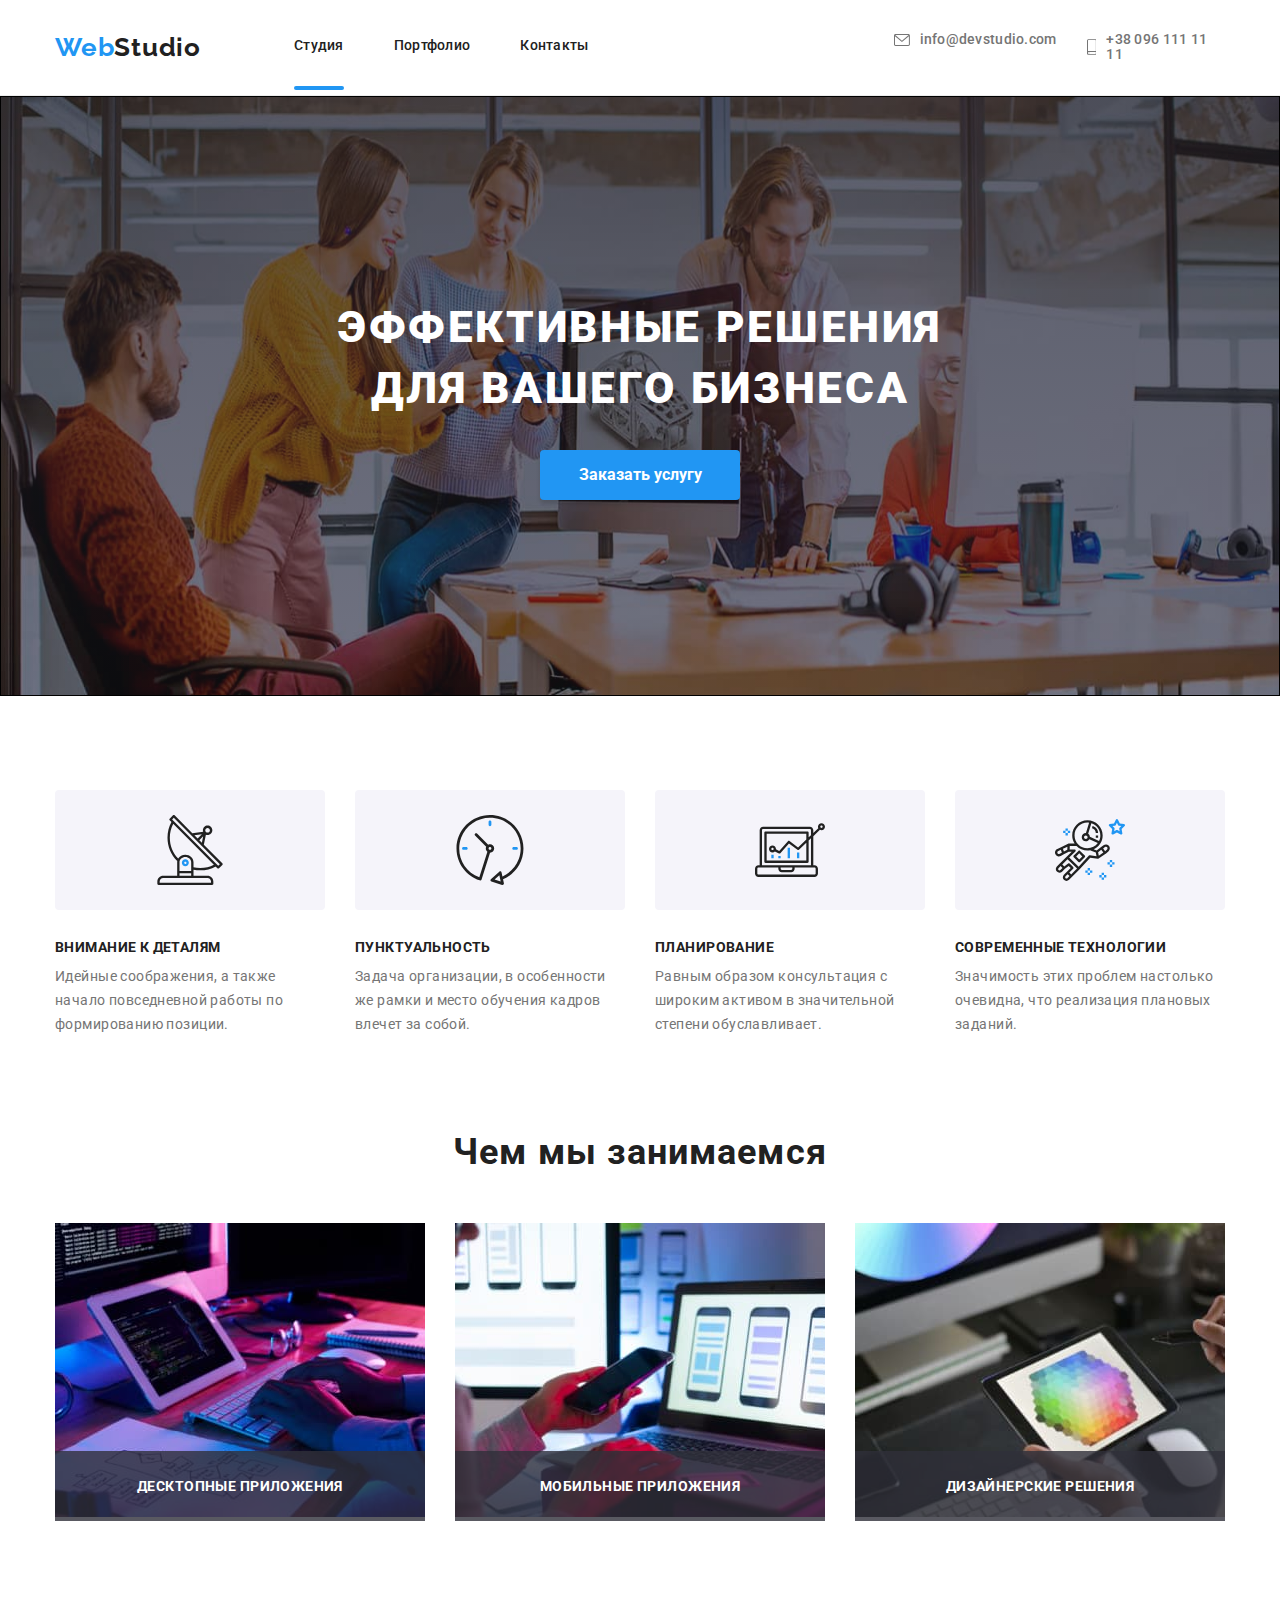
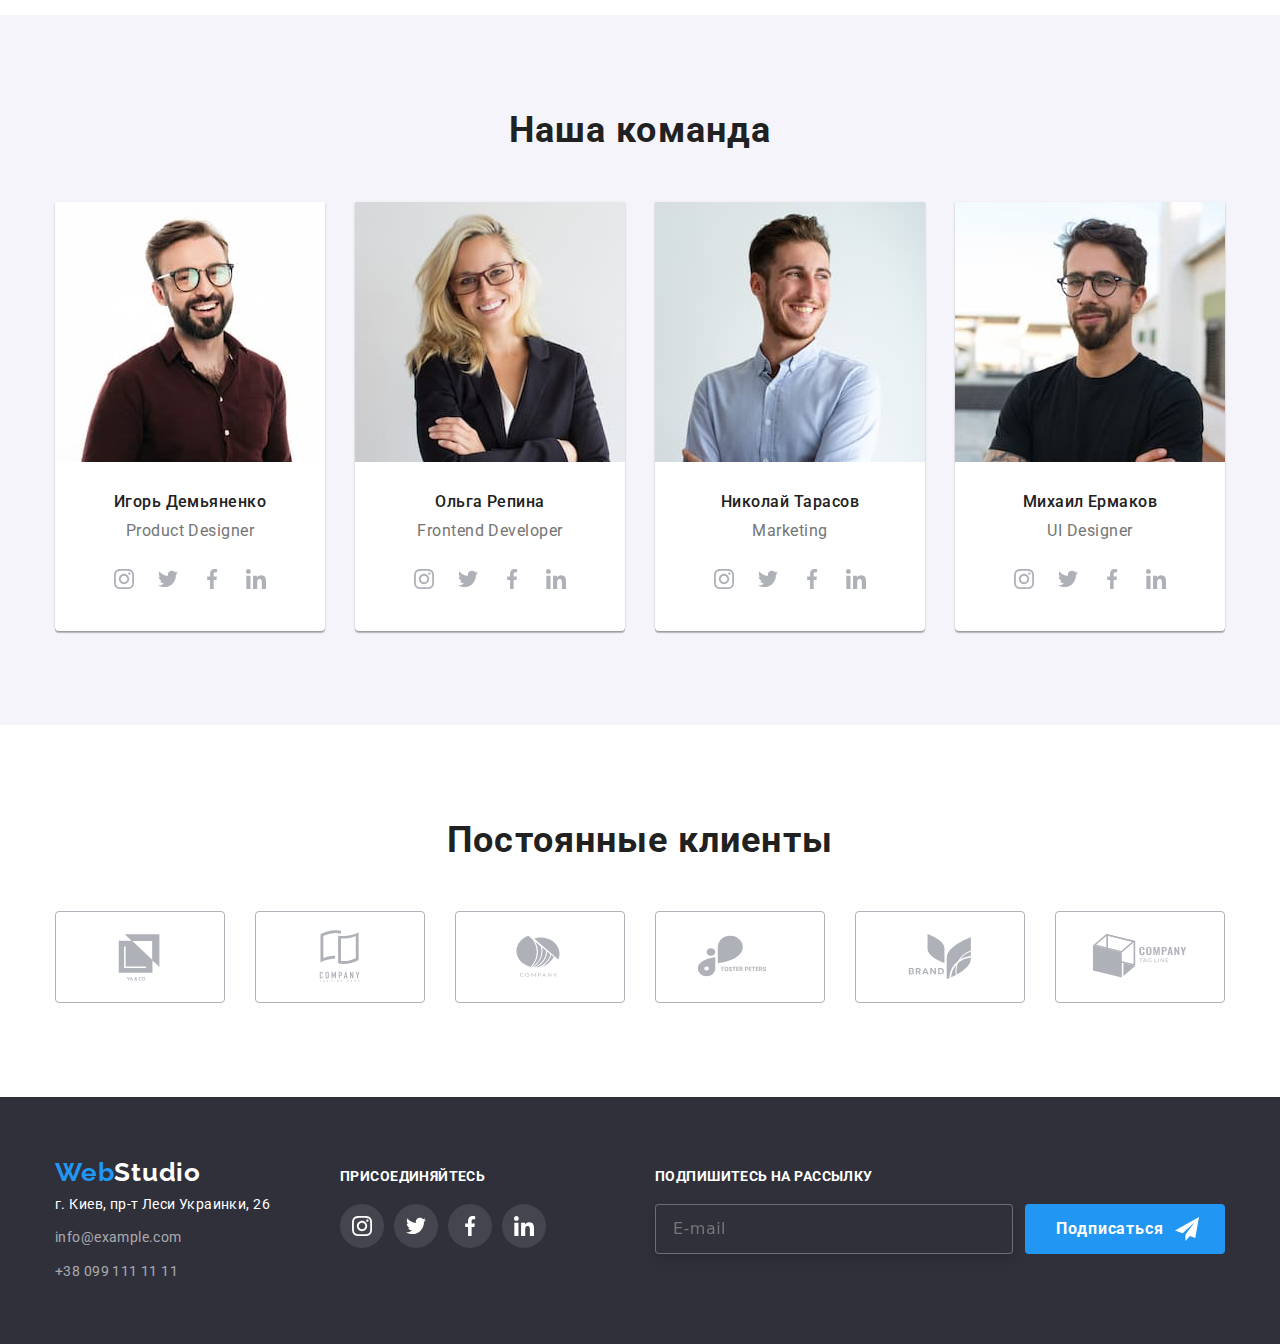
<file: index.html>
<!DOCTYPE html>
<!-- saved from url=(0045)https://dimaalko.github.io/goit-markup-hw-01/ -->
<html lang="en">
<head>
    <meta charset="UTF-8">    
    <meta http-equiv="X-UA-Compatible" content="IE=edge">
    <meta name="viewport" content="width=device-width, initial-scale=1.0">
    <link rel="stylesheet" href="./css/main.min.css">
    <link rel="preconnect" href="https://fonts.googleapis.com">
    <link rel="preconnect" href="https://fonts.gstatic.com" crossorigin>
    <link href="https://fonts.googleapis.com/css2?family=Roboto:wght@400;500;700;900&display=swap" rel="stylesheet">
    <link href="https://fonts.googleapis.com/css2?family=Oleo+Script&family=Raleway:wght@700&family=Roboto&display=swap" rel="stylesheet">
    <link rel="stylesheet" href="https://cdnjs.cloudflare.com/ajax/libs/modern-normalize/1.1.0/modern-normalize.min.css">
    <title>Document</title>
</head>
<body>

        <header class="hero-box">
            
            <div class="hero-box__main-div container">

                <nav class="navbar">
                    <a href="/" class="navbar__logo"><span class="navbar__logo-first">Web</span>Studio</a>  

                        <ul class="navbar__links list">
                            <li class="navbar__nav-item"><a href="./index.html" class="navbar__link studio">Студия</a></li>
                            <li class="navbar__nav-item"><a href="./portfolio.html" class="navbar__link">Портфолио</a></li>
                            <li class="navbar__nav-item"><a href="" class="navbar__link">Контакты</a></li>
                        </ul>
                </nav>  
                        <ul class="contact-bars list">
                            <li class="contact-bars__icon">
                                <a href="mailto:info@devstudio.com" class="contact-bars__envelope" aria-label="icon-envelope-mail">
                                    <svg class="ico-mails contact-bars__post">
                                        <use href="./images/sprite.svg#icon-envelope-mail"></use>
                                    </svg>
                                info@devstudio.com</a>
                            </li>
                            <li class="contact-bars__icon">
                                <a href="tel:+380961111111" class="contact-bars__envelope" aria-label="icon-smartphone">
                                    <svg class="ico-mails contact-bars__smartphone">
                                        <use href="./images/sprite.svg#icon-smartphone"></use>
                                    </svg>
                                +38 096 111 11 11</a>
                            </li>
                        </ul>           
            </div>   

        </header>

    <main class="main-bar">
    <!-- What we do -->

        <section class="business-bar ">

            <h1 class="business-bar__title">
                Эффективные решения <br/> для вашего бизнеса
            </h1>
            <button data-modal-open class="business-bar__section-button" type="button">
                Заказать услугу
            </button>

        </section>

        <section class="description">

            <div class="description__block container">
            
            <ul class="description__details aim-bar">
                <li class="description__aim">
                    <a href="#" class="description__icon-details" aria-label="icon-satellite-dish">
                        <svg class="description__depiction">
                            <use href="./images/sprite.svg#icon-satellite-dish"></use>
                        </svg>
                    </a>
                    <h3 class="description__text-bar">
                        Внимание к деталям
                    </h3>                                                                                     
                    <p class="description__guide">
                        Идейные соображения, а также начало повседневной работы по формированию позиции.
                    </p>
                </li>
                <li class="description__aim">
                    <a href="#" class="description__icon-details" aria-label="icon-clock">
                        <svg class="description__depiction">
                            <use href="./images/sprite.svg#icon-clock"></use>
                        </svg>
                    </a>    
                    <h3 class="description__text-bar">
                        Пунктуальность
                    </h3>                     
                    <p class="description__guide">
                        Задача организации, в особенности же рамки и место обучения кадров влечет за собой.
                    </p>
                </li>
                <li class="description__aim"> 
                    <a href="#" class="description__icon-details" aria-label="icon-schedule">
                        <svg class="description__depiction">
                            <use href="./images/sprite.svg#icon-schedule"></use>
                        </svg>
                    </a>  
                    <h3 class="description__text-bar">
                        Планирование                    
                    </h3>                    
                    <p class="description__guide">
                        Равным образом консультация с широким активом в значительной степени обуславливает.
                    </p>
                </li>
                <li class="description__aim">
                    <a href="#" class="description__icon-details" aria-label="icon-space">
                        <svg class="description__depiction">
                            <use href="./images/sprite.svg#icon-space"></use>
                        </svg>
                    </a>
                    <h3 class="description__text-bar">
                        Современные технологии
                    </h3>                 
                    <p class="description__guide">
                        Значимость этих проблем настолько очевидна, что реализация плановых заданий.
                    </p>
                </li>                                                                                     
            </ul>

            </div>

        </section>

        <section class="doing-bar">

            <div class="doing-bar__block container">

                        <h2 class="doing-bar__text">
                            Чем мы занимаемся
                        </h2>

            <ul class="doing-bar__items level">
                <li class="doing-bar__point img_one">                    
                    <div class="doing-bar__img"><img src="./images/img7.jpg" class="doing-bar__depiction" alt="монитор,планшет,клавиатура" width="370"></div>
                    <div class="doing-bar__text-do"><p class="doing-bar__write">Десктопные приложения</p></div>
                </li>     
                <li class="doing-bar__point img_one">    
                    <div class="doing-bar__img"><img src="./images/img6.jpg" class="doing-bar__depiction" alt="ноутбук,смартфон" width="370"></div>
                    <div class="doing-bar__text-do"><p class="doing-bar__write">Мобильные приложения</p></div>
                </li>     
                <li class="doing-bar__point img_one">    
                    <div class="doing-bar__img"><img src="./images/img5.jpg" class="doing-bar__depiction" alt="монитор,планшет,стилус" width="370"></div>
                    <div class="doing-bar__text-do"><p class="doing-bar__write">Дизайнерские решения</p></div>
                </li> 
            </ul>  

            </div>    

        </section>

    <!-- Our crew -->    
        <section class="crew-bar">

            <div class="crew-bar__block container">

                        <h2 class="crew-bar__text">Наша команда</h2> 

            <ul class="crew-bar__items level_two">
                <li class="crew-bar__number img-two">              
                    <img src="./images/img4.jpg" class="crew-bar__img" alt="дизайнер продукта" width="270">
                    <div class="crew-bar__team">
                        <h3 class="crew-bar__text-item">Игорь Демьяненко</h3>
                        <p class="crew-bar__text-name">Product Designer</p>
                        <ul class="crew-bar__connects">
                            <li class="crew-bar__link">
                                <a href="#" class="crew-bar__join" aria-label="icon-instagram">
                                    <svg class="crew-bar__logo">
                                        <use href="./images/sprite.svg#icon-instagram"></use>
                                    </svg>
                                </a>
                            </li>
                            <li class="crew-bar__link">
                                <a href="#" class="crew-bar__join" aria-label="icon-twitter">
                                    <svg class="crew-bar__logo">
                                        <use href="./images/sprite.svg#icon-twitter"></use>
                                    </svg>
                                </a>
                            </li>
                            <li class="crew-bar__link">
                                <a href="#" class="crew-bar__join" aria-label="icon-facebook">
                                    <svg class="crew-bar__logo">
                                        <use href="./images/sprite.svg#icon-facebook"></use>
                                    </svg>
                                </a>
                            </li>
                            <li class="crew-bar__link">
                                <a href="#" class="crew-bar__join" aria-label="icon-linkedin">
                                    <svg class="crew-bar__logo">
                                        <use href="./images/sprite.svg#icon-linkedin"></use>
                                    </svg>
                                </a>
                            </li>
                        </ul>  
                    </div> 
                </li>                                  
                <li class="frontend-item img-two">    
                    <img src="./images/img1.jpg" class="crew-bar__img" alt="фронтенд разработчик" width="270">
                    <div class="crew-bar__team">                       
                        <h3 class="crew-bar__text-item">Ольга Репина</h3>
                        <p class="crew-bar__text-name">Frontend Developer</p>
                        <ul class="crew-bar__connects">
                            <li class="crew-bar__link">
                                <a href="#" class="crew-bar__join" aria-label="icon-instagram">
                                    <svg class="crew-bar__logo">
                                        <use href="./images/sprite.svg#icon-instagram"></use>
                                    </svg>
                                </a>
                            </li>
                            <li class="crew-bar__link">
                                <a href="#" class="crew-bar__join" aria-label="icon-twitter">
                                    <svg class="crew-bar__logo">
                                        <use href="./images/sprite.svg#icon-twitter"></use>
                                    </svg>
                                </a>
                            </li>
                            <li class="crew-bar__link">
                                <a href="#" class="crew-bar__join" aria-label="icon-facebook">
                                    <svg class="crew-bar__logo">
                                        <use href="./images/sprite.svg#icon-facebook"></use>
                                    </svg>
                                </a>
                            </li>
                            <li class="crew-bar__link">
                                <a href="#" class="crew-bar__join" aria-label="icon-linkedin">
                                    <svg class="crew-bar__logo">
                                        <use href="./images/sprite.svg#icon-linkedin"></use>
                                    </svg>
                                </a>
                            </li>
                        </ul>  
                    </div>    
                </li>     
                <li class="market-item img-two">    
                    <img src="./images/img2.jpg" class="crew-bar__img" alt="маркетинг-дизайнер" width="270">
                    <div class="crew-bar__team">
                        <h3 class="crew-bar__text-item">Николай Тарасов</h3>
                        <p class="crew-bar__text-name">Marketing</p>
                        <ul class="crew-bar__connects">
                            <li class="crew-bar__link">
                                <a href="#" class="crew-bar__join" aria-label="icon-instagram">
                                    <svg class="crew-bar__logo">
                                        <use href="./images/sprite.svg#icon-instagram"></use>
                                    </svg>
                                </a>
                            </li>
                            <li class="crew-bar__link">
                                <a href="#" class="crew-bar__join" aria-label="icon-twitter">
                                    <svg class="crew-bar__logo">
                                        <use href="./images/sprite.svg#icon-twitter"></use>
                                    </svg>
                                </a>
                            </li>
                            <li class="crew-bar__link">
                                <a href="#" class="crew-bar__join" aria-label="icon-facebook">
                                    <svg class="crew-bar__logo">
                                        <use href="./images/sprite.svg#icon-facebook"></use>
                                    </svg>
                                </a>
                            </li>
                            <li class="crew-bar__link">
                                <a href="#" class="crew-bar__join" aria-label="icon-linkedin">
                                    <svg class="crew-bar__logo">
                                        <use href="./images/sprite.svg#icon-linkedin"></use>
                                    </svg>
                                </a>
                            </li>
                        </ul>  
                    </div>    
                </li>                           
                <li class="ui-item img-two">    
                    <img src="./images/img3.jpg" class="crew-bar__img" alt="дизайнер интерфейсов" width="270">
                    <div class="crew-bar__team">                               
                        <h3 class="crew-bar__text-item">Михаил Ермаков</h3>
                        <p class="crew-bar__text-name">UI Designer</p>
                        <ul class="crew-bar__connects">
                            <li class="crew-bar__link">
                                <a href="#" class="crew-bar__join" aria-label="icon-instagram">
                                    <svg class="crew-bar__logo">
                                        <use href="./images/sprite.svg#icon-instagram"></use>
                                    </svg>
                                </a>
                            </li>
                            <li class="crew-bar__link">
                                <a href="#" class="crew-bar__join" aria-label="icon-twitter">
                                    <svg class="crew-bar__logo">
                                        <use href="./images/sprite.svg#icon-twitter"></use>
                                    </svg>
                                </a>
                            </li>
                            <li class="crew-bar__link">
                                <a href="#" class="crew-bar__join" aria-label="icon-facebook">
                                    <svg class="crew-bar__logo">
                                        <use href="./images/sprite.svg#icon-facebook"></use>
                                    </svg>
                                </a>
                            </li>
                            <li class="crew-bar__link">
                                <a href="#" class="crew-bar__join" aria-label="icon-linkedin">
                                    <svg class="crew-bar__logo">
                                        <use href="./images/sprite.svg#icon-linkedin"></use>
                                    </svg>
                                </a>
                            </li>
                        </ul>  
                    </div>                                     
                </li>
            </ul>
           
            </div>    

        </section>

        <section class="clients">

            <div class="clients__block container">

                <h1 class="clients__text_bar">Постоянные клиенты</h1>
            
            <ul class="clients__items">
                <li class="clients__img-icons"> 
                    <a href="#" class="clients__ico" aria-label="icon-client_yaco">
                        <svg class="clients__craft-logo">
                            <use href="images/sprite.svg#icon-client_yaco"></use>
                        </svg>
                    </a> 
                </li>
                <li class="clients__img-icons"> 
                    <a href="#" class="clients__ico" aria-label="icon-client_company-tagline">
                        <svg class="clients__craft-logo">
                            <use href="images/sprite.svg#icon-client_company-tagline"></use>
                        </svg>
                    </a> 
                </li> 
                <li class="clients__img-icons"> 
                    <a href="#" class="clients__ico" aria-label="icon-client_company">
                        <svg class="clients__craft-logo">
                            <use href="images/sprite.svg#icon-client_company"></use>
                        </svg>
                    </a> 
                </li> 
                <li class="clients__img-icons"> 
                    <a href="#" class="clients__ico" aria-label="icon-client_foster-peters">
                        <svg class="clients__craft-logo">
                            <use href="images/sprite.svg#icon-client_foster-peters"></use>
                        </svg>
                    </a> 
                </li> 
                <li class="clients__img-icons"> 
                    <a href="#" class="clients__ico" aria-label="icon-client_brand">
                        <svg class="clients__craft-logo">
                            <use href="images/sprite.svg#icon-client_brand"></use>
                        </svg>
                    </a> 
                </li> 
                <li class="clients__img-icons"> 
                    <a href="#" class="clients__ico" aria-label="icon-client_tag-line">
                        <svg class="clients__craft-logo">
                            <use href="images/sprite.svg#icon-client_tag-line"></use>
                        </svg>
                    </a> 
                </li>   
            </ul>

            </div>

        </section>
    </main>

    <footer class="foot-box" id="footer">
            <!-- container -->
        <div class="footing container">

            <div class="footer">
                <p class="footer__logo">   
                <a href="/" class="footer__logo-last"><span class="footer__logo-first">Web</span>Studio</a>
                </p> 
                <address class="footer__adress-bar">
                    <ul class="footer__adress-items">
                        <li class="footer__links"><a href="https://www.google.com/maps/d/u/0/viewer?msa=0&amp;mid=10uSM3H-mIU3GznYo2szRIEphczw&amp;ll=50.42732700000001%2C30.538092&amp;z=17" class="footer__adress-link">г. Киев, пр-т Леси Украинки, 26</a></li>
                        <li class="footer__links"><a href="mailto:info@example.com" class="footer__mail-link">info@example.com</a></li>
                        <li class="footer__links"><a href="tel:+380991111111" class="footer__phone-link">+38 099 111 11 11</a></li>
                    </ul>    
                </address> 
            </div>
            <div class="footer__navigation">
                <h1 class="footer__text">присоединяйтесь</h1>
                    <ul class="footer__join">
                    <li class="footer__join-link">
                        <a href="#" class="footer__icon" aria-label="icon-instagram">
                            <svg class="footer__logo">
                                <use href="./images/sprite.svg#icon-instagram"></use>
                            </svg>
                        </a>
                    </li>
                    <li class="footer__join-link">
                        <a href="#" class="footer__icon" aria-label="icon-twitter">
                            <svg class="footer__logo">
                                <use href="./images/sprite.svg#icon-twitter"></use>
                            </svg>
                        </a>
                    </li>
                    <li class="footer__join-link">
                        <a href="#" class="footer__icon" aria-label="icon-facebook">
                            <svg class="footer__logo">
                                <use href="./images/sprite.svg#icon-facebook"></use>
                            </svg>
                        </a>
                    </li>
                    <li class="footer__join-link">
                        <a href="#" class="footer__icon" aria-label="icon-linkedin">
                            <svg class="footer__logo">
                                <use href="./images/sprite.svg#icon-linkedin"></use>
                            </svg>
                        </a>
                    </li>
                    </ul> 
            </div> 
            
            <div class="subscription">
            <form class="sub-form">
                    <p class="sub-form__text-use">Подпишитесь на рассылку</p>
                    <label class="sub-form__sub-name">        
                        <input type="email" name="sub-us" id="sub-us" placeholder="E-mail" class="sub-form__sub-mail">
                        <button type="submit" class="sub-form__sub-btn">
                        <span class="sub-form__text-span">Подписаться</span>
                        </button>
                    </label>  
            </form>
            </div>
        
        </div>

    </footer>

        <div class="backdrop is-hidden" data-modal>
            <div class="modal">
                <button data-modal-close class="modal__cross close-x" type="button">
                <svg class="modal__close-x-button" width="11" height="11">
                    <use href="images/sprite.svg#icon-close-black"></use>
                </svg>
                </button>

                <form action="#" class="form" autocomplete="off">

                    <legend>Оставьте свои данные, мы вам перезвоним</legend>

                    <label class="form__input-box">Имя
                        <span class="form__name">
                        <input type="text" class="form__input-type" name="name" required>
                        <svg class="form__icon" width="12" height="12">
                            <use href="./images/sprite.svg#icon-Vector-name"></use>
                        </svg>
                        </span>
                    </label>

                    <label class="form__input-box">Телефон
                        <span class="form__name">
                        <input type="text" class="form__input-type" name="tel" pattern="[0-9]{10}" title="0500505050" required>
                        <svg class="form__icon" width="13" height="13">
                            <use href="./images/sprite.svg#icon-Vector-phone"></use>
                        </svg>
                        </span>
                    </label>

                    <label class="form__input-box">Почта
                        <span class="form__name">
                        <input type="text" class="form__input-type" name="email">
                        <svg class="form__icon" width="15" height="12">
                            <use href="./images/sprite.svg#icon-Vector-mail"></use>
                        </svg>
                    </span>
                    </label>

                    <label class="form__input-box">Комментарий
                        <span class="form__name">
                        <textarea name="comment" class="form__message" id="comment" cols="60" placeholder="Введите текст"></textarea>
                        </span>
                    </label>
                    
                    <div class="form__checkbox">

                    <label class="form__policy" for="policy-check">
                        <input type="checkbox" class="form__input-checkbox" id="policy-check">
                        <span class="form__check">
                        <svg class="form__check-icon" width="16" height="15">
                            <use href="./images/sprite.svg#icon-Vector-min"></use>
                        </svg>
                        </span>
                        <span class="form__check-name">
                            Соглашаюсь с рассылкой и принимаю &nbsp; 
                            <a href="#">Условия договора</a> 
                        </span>     
                    </label>         
                        <button type="submit" class="form__submit-btn">Отправить</button> 

                    </div>
                    
                </form>
            </div>
        </div>

    <script src="./js/modal.js"></script>

</body>
</html>
</file>
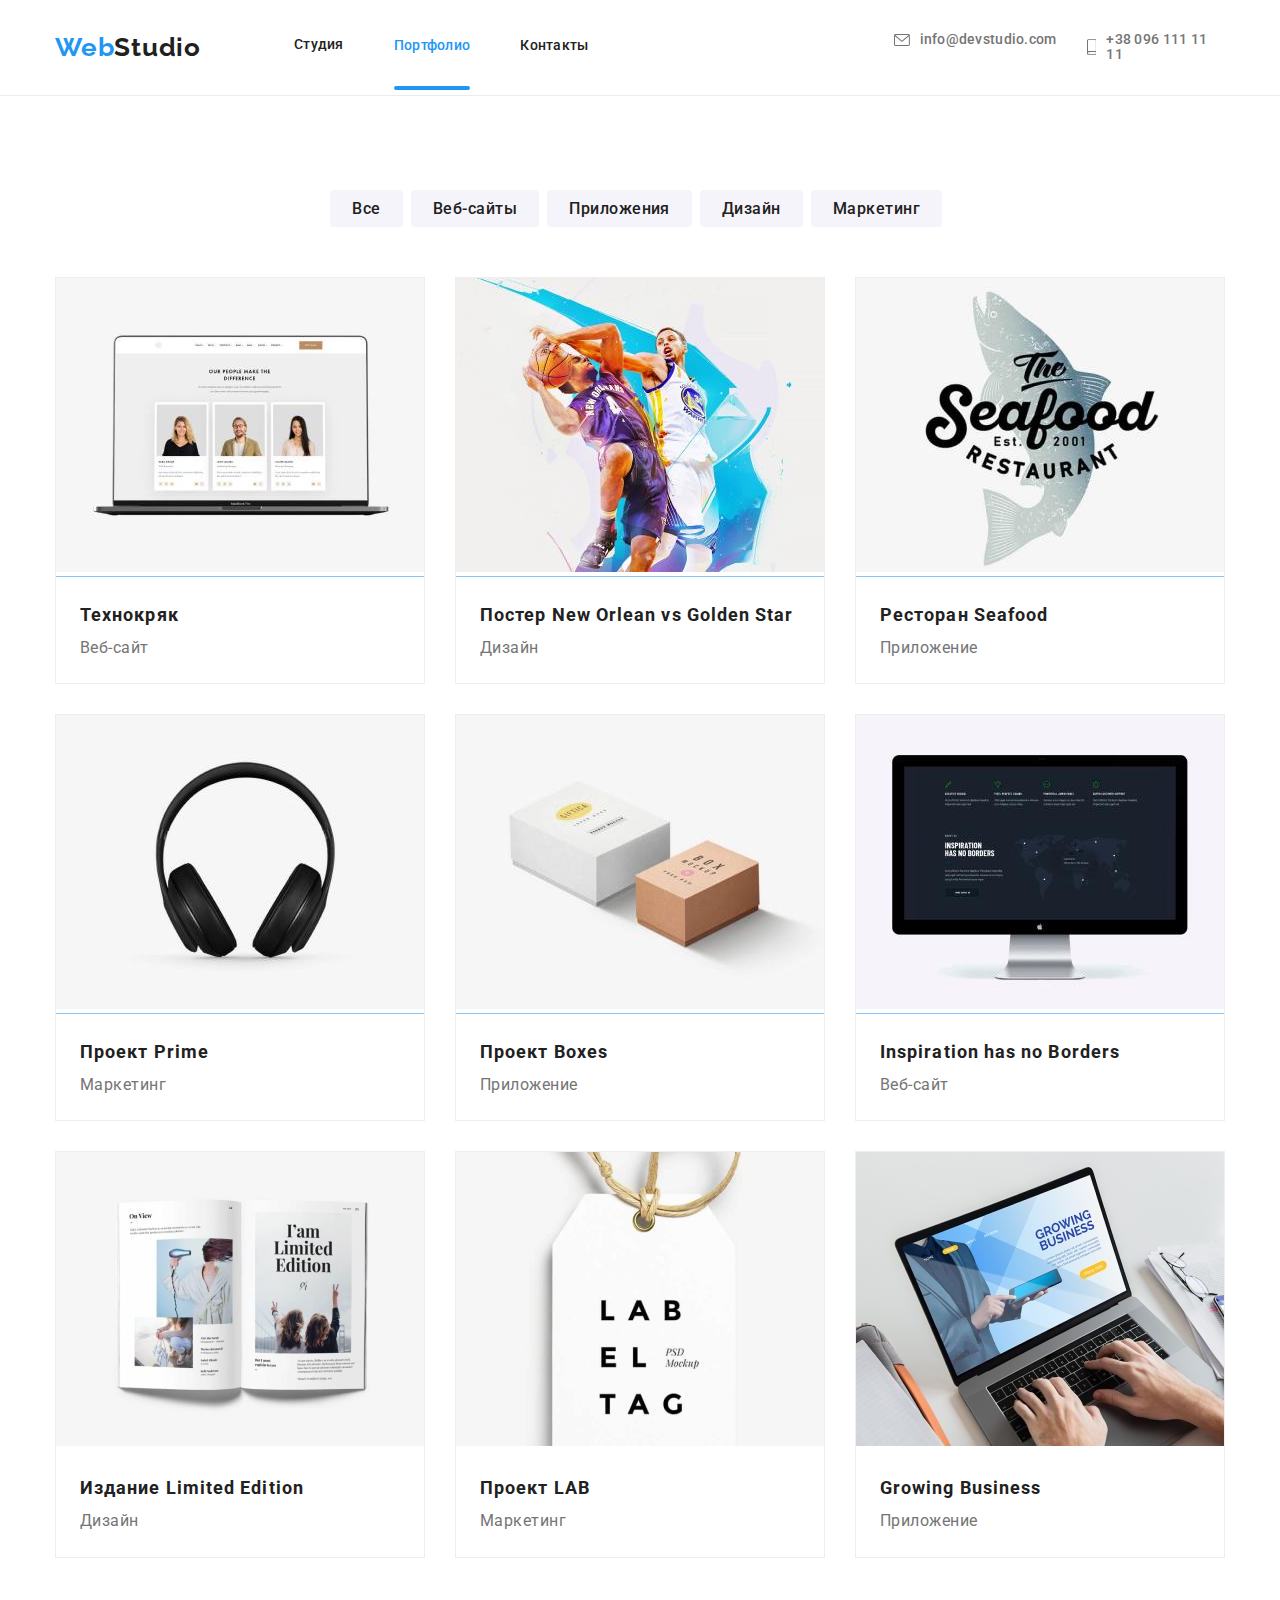
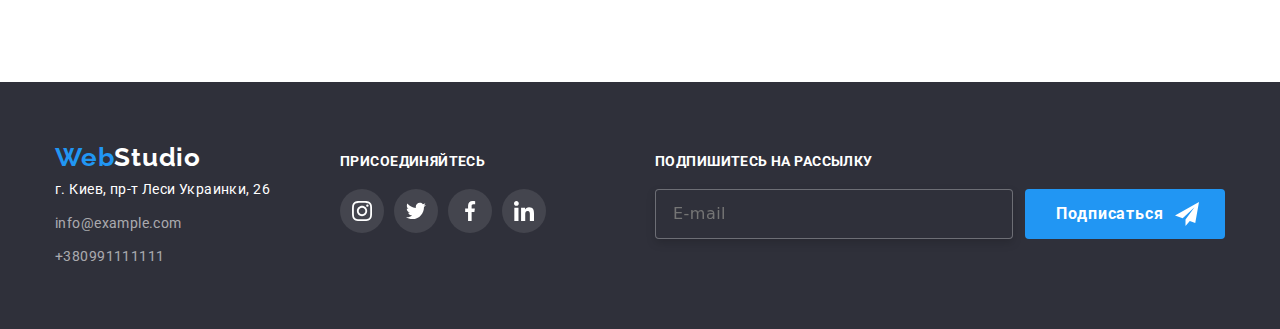
<file: portfolio.html>
<!DOCTYPE html>
<html lang="en">
<head>
    <meta charset="UTF-8">
    <meta http-equiv="X-UA-Compatible" content="IE=edge">
    <meta name="viewport" content="width=device-width, initial-scale=1.0">
    <link rel="stylesheet" href="./css/main.min.css">
    <link rel="preconnect" href="https://fonts.googleapis.com">
    <link rel="preconnect" href="https://fonts.gstatic.com" crossorigin>
    <link href="https://fonts.googleapis.com/css2?family=Roboto:wght@400;500;700;900&display=swap" rel="stylesheet">
    <link href="https://fonts.googleapis.com/css2?family=Oleo+Script&family=Raleway:wght@700&family=Roboto&display=swap" rel="stylesheet">
    <link rel="stylesheet" href="https://cdnjs.cloudflare.com/ajax/libs/modern-normalize/1.1.0/modern-normalize.min.css"> 
    <title>Document</title>
</head>
<body>
    
    <header class="hero-box">

        <div class="hero-box__main-div container">

        <nav class="navbar">
                <a href="/" class="navbar__logo"><span class="navbar__logo-first">Web</span>Studio</a>           
            <ul class="navbar__links list">
                <li class="navbar__nav-item"><a href="./index.html" class="navbar__link navbar__studio-two">Студия</a></li>
                <li class="navbar__nav-item"><a href="./portfolio.html" class="navbar__link portfolio-two ">Портфолио</a></li>
                <li class="navbar__nav-item"><a href="" class="navbar__link navbar__contacts-two">Контакты</a></li>
            </ul>
        </nav>
             <ul class="contact-bars list">
                <li class="contact-bars__icon">
                    <a href="mailto:info@devstudio.com" class="contact-bars__envelope" aria-label="icon-envelope-mail">
                        <svg class="ico-mails contact-bars__post">
                            <use href="./images/sprite.svg#icon-envelope-mail"></use>
                        </svg>
                    info@devstudio.com</a>
                </li>
                <li class="contact-bars__icon">
                    <a href="tel:+380961111111" class="contact-bars__envelope" aria-label="icon-smartphone">
                        <svg class="ico-mails contact-bars__smartphone">
                            <use href="./images/sprite.svg#icon-smartphone"></use>
                        </svg>
                    +38 096 111 11 11</a>
                </li>                  
             </ul>

        </div>     

    </header>

<main class="skills-bar">
    <!-- main skills -->

    <section class="portfolio-bar">

        <div class="portfolio-bar__search-type container">

            <!-- search buttons -->

            <ul class="search-btns buttons-bar">
                <li class="search-btns__position-btn">
                    <button class="search-button option" type="button-type">Все</button>
                </li>                          
                <li class="search-btns__position-btn">                                       
                    <button class="search-button_second option" type="button-type">Веб-сайты</button>
                </li>        
                <li class="search-btns__position-btn">    
                    <button class="search-button_third option" type="button-type">Приложения</button>
                </li>
                <li class="search-btns__position-btn">                        
                    <button class="search-button_fourth option" type="button-type">Дизайн</button>
                </li>       
                <li class="search-btns__position-btn">   
                    <button class="search-button_fifth option" type="button-type">Маркетинг</button>
                </li>       
            </ul>

            <!-- Our products -->

                <ul class="employees-bar posts">
                    <li class="employees-bar__about all">  
                        <div class="employees-bar__open">            
                        <img src="./images/techno.jpg" class="employees-bar__techno-img" alt="лучшие сотрудники" width=370">
                        <p class="employees-bar__text">
                            Технокряк это современная площадка распространения коронавируса. Компании используют эту платформу для цифрового шпионажа и атак на защищённые сервера конкурентов.
                        </p>
                        </div>
                        <div class="employees-bar__title">
                            <h3 class="employees-bar__item">Технокряк</h3>
                            <p class="employees-bar__name">Веб-сайт</p>
                        </div> 
                    </li>                                       
                    <li class="poster-item all">  
                        <div class="employees-bar__open">  
                        <img src="./images/poster.jpg" class="employees-bar__poster-img" alt="постер" width="370">
                        <p class="employees-bar__text">
                            Технокряк это современная площадка распространения коронавируса. Компании используют эту платформу для цифрового шпионажа и атак на защищённые сервера конкурентов.
                        </p>
                        </div>
                        <div class="employees-bar__title">                       
                            <h3 class="employees-bar__item">Постер New Orlean vs Golden Star</h3>
                            <p class="employees-bar__name">Дизайн</p>
                        </div>
                    </li>           
                    <li class="fish-item all"> 
                        <div class="employees-bar__open">   
                        <img src="./images/fish.jpg" class="employees-bar__fish-img" alt="лого рыбы" width="370">
                        <p class="employees-bar__text">
                            Технокряк это современная площадка распространения коронавируса. Компании используют эту платформу для цифрового шпионажа и атак на защищённые сервера конкурентов.
                        </p>
                        </div>
                        <div class="employees-bar__title">
                            <h3 class="employees-bar__item">Ресторан Seafood</h3>
                            <p class="employees-bar__name">Приложение</p>
                        </div>
                    </li>                
                    <li class="headphones-item all"> 
                        <div class="employees-bar__open">   
                        <img src="./images/headphones.jpg" class="employees-bar__phones-img" alt="наушники" width="370">
                        <p class="employees-bar__text">
                            Технокряк это современная площадка распространения коронавируса. Компании используют эту платформу для цифрового шпионажа и атак на защищённые сервера конкурентов.
                        </p>
                        </div>
                        <div class="employees-bar__title">
                            <h3 class="employees-bar__item">Проект Prime</h3>
                            <p class="employees-bar__name">Маркетинг</p>
                        </div>
                    </li>                
                    <li class="box-item all">  
                        <div class="employees-bar__open"> 
                        <img src="./images/twoboxes.jpg" class="employees-bar__box-img" alt="коробки" width="370">
                        <p class="employees-bar__text">
                            Технокряк это современная площадка распространения коронавируса. Компании используют эту платформу для цифрового шпионажа и атак на защищённые сервера конкурентов.
                        </p>
                        </div>
                        <div class="employees-bar__title">
                            <h3 class="employees-bar__item">Проект Boxes</h3>
                            <p class="employees-bar__name">Приложение</p>
                        </div>
                    </li>                 
                    <li class="apple-item all">  
                        <div class="employees-bar__open">  
                        <img src="./images/applemonitor.jpg" class="employees-bar__apple-img" alt="монитор эпл" width="370">
                        <p class="employees-bar__text">
                            Технокряк это современная площадка распространения коронавируса. Компании используют эту платформу для цифрового шпионажа и атак на защищённые сервера конкурентов.
                        </p>
                        </div>
                        <div class="employees-bar__title">
                            <h3 class="employees-bar__item">Inspiration has no Borders</h3>
                            <p class="employees-bar__name">Веб-сайт</p>
                        </div>
                    </li>                 
                    <li class="book-item all">   
                        <div class="employees-bar__open"> 
                        <img src="./images/book.jpg" class="employees-bar__book-img" alt="книга" width="370">
                        <p class="employees-bar__text">
                            Технокряк это современная площадка распространения коронавируса. Компании используют эту платформу для цифрового шпионажа и атак на защищённые сервера конкурентов.
                        </p>
                        </div>
                        <div class="employees-bar__title">                               
                            <h3 class="employees-bar__item">Издание Limited Edition</h3>
                            <p class="employees-bar__name">Дизайн</p>
                        </div>
                    </li>                
                    <li class="label-item all">    
                        <div class="employees-bar__open">
                        <img src="./images/label.jpg" class="employees-bar__label-img" alt="этикетка" width="370">
                        <p class="employees-bar__text">
                            Технокряк это современная площадка распространения коронавируса. Компании используют эту платформу для цифрового шпионажа и атак на защищённые сервера конкурентов.
                        </p>
                        </div>
                        <div class="employees-bar__title">                               
                            <h3 class="employees-bar__item">Проект LAB</h3>
                            <p class="employees-bar__name">Маркетинг</p>
                        </div>
                    </li>                
                    <li class="note-item all">    
                        <div class="employees-bar__open">
                        <img src="./images/note.jpg" class="employees-bar__note-img" alt="ноутбук" width="370">
                        <p class="employees-bar__text">
                            Технокряк это современная площадка распространения коронавируса. Компании используют эту платформу для цифрового шпионажа и атак на защищённые сервера конкурентов.
                        </p>
                        </div>
                        <div class="employees-bar__title">                               
                            <h3 class="employees-bar__item">Growing Business</h3>
                            <p class="employees-bar__name">Приложение</p>
                        </div>
                    </li>
                </ul>

        </div>

    </section>    
</main>

<footer class="foot-box" id="footer">
        <!-- container -->
    <div class="footing container">

        <div class="footer">
        <p class="footer__logo">
        <a href="/" class="footer__logo-last"><span class="footer__logo-first">Web</span>Studio</a>
        </p>
            <address class="footer__adress-bar">
                <ul class="footer__adress-items">
                    <li class="footer__links"><a href="https://www.google.com/maps/d/u/0/viewer?msa=0&amp;mid=10uSM3H-mIU3GznYo2szRIEphczw&amp;ll=50.42732700000001%2C30.538092&amp;z=17" class="footer__adress-link">г. Киев, пр-т Леси Украинки, 26</a></li>
                    <li class="footer__links"><a href="mailto:info@example.com" class="footer__mail-link">info@example.com</a></li>
                    <li class="footer__links"><a href="tel:+380991111111" class="footer__phone-link">+380991111111</a></li>
                </ul>    
            </address> 
        </div>    
        <div class="footer__navigation">
            <h1 class="footer__text">присоединяйтесь</h1>
                <ul class="footer__join">
                <li class="footer__join-link">
                    <a href="#" class="footer__icon" aria-label="icon-instagram">
                        <svg class="footer__logo">
                            <use href="./images/sprite.svg#icon-instagram"></use>
                        </svg>
                    </a>
                </li>
                <li class="footer__join-link">
                    <a href="#" class="footer__icon" aria-label="icon-twitter">
                        <svg class="footer__logo">
                            <use href="./images/sprite.svg#icon-twitter"></use>
                        </svg>
                    </a>
                </li>
                <li class="footer__join-link">
                    <a href="#" class="footer__icon" aria-label="icon-facebook">
                        <svg class="footer__logo">
                            <use href="./images/sprite.svg#icon-facebook"></use>
                        </svg>
                    </a>
                </li>
                <li class="footer__join-link">
                    <a href="#" class="footer__icon" aria-label="icon-linkedin">
                        <svg class="footer__logo">
                            <use href="./images/sprite.svg#icon-linkedin"></use>
                        </svg>
                    </a>
                </li>
            </ul> 
        </div> 

        <div class="subscription">
        <form class="sub-form">
                <p class="sub-form__text-use">Подпишитесь на рассылку</p>
                <label class="sub-form__sub-name">        
                    <input type="email" name="sub-us" id="sub-us" placeholder="E-mail" class="sub-form__sub-mail">
                    <button type="submit" class="sub-form__sub-btn">
                    <span class="sub-form__text-span">Подписаться</span>
                    </button>
                </label>  
        </form>
        </div>
        
    </div>
</footer>

</body>
</html>
</file>
<file: css/main.min.css>
:root{--theme-color: #2196F3;--text-primary: #212121;--text-secondary: #757575;--text-secondary-ligter: #fff;--primary-font: 'Roboto';--secondary-font: 'Raleway'}body{font-family:var(--primary-font),sans-serif;font-style:normal;font-weight:500;background:var(--text-secondary-ligter)}ul{list-style:none}a{text-decoration:none}address{font-style:normal}.hero-box{border-bottom:1px solid #ECECEC}.container{margin-left:auto;margin-right:auto;padding-left:15px;padding-right:15px;width:1200px;background-color:var(--text-secondary-ligter)}.list{padding:0;margin:0;list-style:none}.posts{padding:0;margin:0;list-style:none;-webkit-transition-duration:250ms;-o-transition-duration:250ms;transition-duration:250ms;-webkit-transition-timing-function:cubic-bezier(0.4, 0, 0.2, 1);-o-transition-timing-function:cubic-bezier(0.4, 0, 0.2, 1);transition-timing-function:cubic-bezier(0.4, 0, 0.2, 1)}.buttons-bar{padding:0;margin:0}.hero-box__main-div{display:-webkit-box;display:-webkit-flex;display:-ms-flexbox;display:flex;-webkit-box-align:center;-webkit-align-items:center;-ms-flex-align:center;align-items:center}.navbar{display:-webkit-box;display:-webkit-flex;display:-ms-flexbox;display:flex;-webkit-box-align:center;-webkit-align-items:center;-ms-flex-align:center;align-items:center}.navbar__logo{margin-right:93px;font-family:var(--secondary-font);font-weight:700;font-size:26px;line-height:1.2;letter-spacing:0.03em;color:var(--text-primary)}.navbar__logo-first{font-family:var(--secondary-font);font-weight:700;font-size:26px;line-height:1.2;letter-spacing:0.03em;color:var(--theme-color)}.navbar__links{display:-webkit-box;display:-webkit-flex;display:-ms-flexbox;display:flex;font-family:inherit;color:var(--theme-color);color:var(--theme-color)}.navbar__links :hover,.navbar__links :focus{color:var(--theme-color)}.navbar__nav-item{margin-right:50px}.navbar__nav-item:last-child{margin-right:0px}.navbar__link{display:block;padding-top:32px;padding-bottom:32px;font-family:var(--primary-font);font-size:14px;line-height:1.1;letter-spacing:0.02em;color:var(--text-primary);-webkit-transition-duration:250ms;-o-transition-duration:250ms;transition-duration:250ms;-webkit-transition-timing-function:cubic-bezier(0.4, 0, 0.2, 1);-o-transition-timing-function:cubic-bezier(0.4, 0, 0.2, 1);transition-timing-function:cubic-bezier(0.4, 0, 0.2, 1)}.navbar__studio-two{font-family:var(--primary-font);font-size:14px;line-height:1.1;letter-spacing:0.02em;color:var(--text-primary)}.navbar__contacts-two{font-family:var(--primary-font);font-size:14px;line-height:16px;letter-spacing:0.02em;color:var(--text-primary)}.navbar__links .navbar__studio{color:var(--theme-color)}.studio::after{content:"";display:block;position:relative;width:100%;height:4px;bottom:0;top:33px;background:var(--theme-color);-webkit-border-radius:2px;border-radius:2px}.portfolio-two{font-family:var(--primary-font);font-size:14px;line-height:16px;letter-spacing:0.02em;color:var(--theme-color)}.portfolio-two::after{content:"";display:block;position:relative;width:100%;height:4px;bottom:0;top:33px;background:var(--theme-color);-webkit-border-radius:2px;border-radius:2px}.contact-bars{display:-webkit-box;display:-webkit-flex;display:-ms-flexbox;display:flex;margin-left:305px}.contact-bars :hover,.contact-bars :focus{color:var(--theme-color)}.contact-bars__icon{margin-right:30px}.contact-bars__icon:last-child{margin-right:0px}.contact-bars__envelope{display:-webkit-box;display:-webkit-flex;display:-ms-flexbox;display:flex;padding-top:32px;padding-bottom:32px;-webkit-box-align:center;-webkit-align-items:center;-ms-flex-align:center;align-items:center;-webkit-box-pack:center;-webkit-justify-content:center;-ms-flex-pack:center;justify-content:center;font-family:var(--primary-font);font-size:14px;line-height:1.1;letter-spacing:0.02em;color:var(--text-secondary);-webkit-transition-duration:250ms;-o-transition-duration:250ms;transition-duration:250ms;-webkit-transition-timing-function:cubic-bezier(0.4, 0, 0.2, 1);-o-transition-timing-function:cubic-bezier(0.4, 0, 0.2, 1);transition-timing-function:cubic-bezier(0.4, 0, 0.2, 1)}.contact-bars__post{width:16px;height:12px;margin-right:10px;fill:var(--text-secondary)}.contact-bars__smartphone{width:10px;height:16px;margin-right:10px;fill:var(--text-secondary)}.contact-bars__envelope:hover .ico-mails,.contact-bars__envelope:focus .ico-mails{fill:var(--theme-color)}.business-bar{max-width:1600px;height:600px;padding:200px 0;margin:auto;text-align:center;border:1px solid;background-image:-webkit-gradient(linear, left top, left bottom, from(#2F303A80), to(#2F303A40)),url(../images/Img.jpg);background-image:-webkit-linear-gradient(#2F303A80, #2F303A40),url(../images/Img.jpg);background-image:-o-linear-gradient(#2F303A80, #2F303A40),url(../images/Img.jpg);background-image:linear-gradient(#2F303A80, #2F303A40),url(../images/Img.jpg);background-position:0px 0px;-webkit-background-size:100% 100%;background-size:100% 100%}.business-bar__title{margin-top:0;margin-bottom:30px;font-family:var(--primary-font);font-weight:900;font-size:44px;line-height:1.4;letter-spacing:0.06em;text-transform:uppercase;color:var(--text-secondary-ligter)}.business-bar__section-button{display:inline-block;padding:10px 32px;background:var(--theme-color);-webkit-border-radius:4px;border-radius:4px;min-width:200px;border:transparent;text-align:center;font-family:var(--primary-font);font-weight:700;font-size:16px;line-height:1.9;-webkit-box-shadow:0px 4px 4px rgba(0,0,0,0.15);box-shadow:0px 4px 4px rgba(0,0,0,0.15);color:var(--text-secondary-ligter)}.description{padding-top:94px;padding-bottom:94px}.description__details{display:-webkit-box;display:-webkit-flex;display:-ms-flexbox;display:flex}.description__aim{margin-right:30px}.description__aim:last-child{margin-right:0}.description__icon-details{display:-webkit-box;display:-webkit-flex;display:-ms-flexbox;display:flex;-webkit-box-align:center;-webkit-align-items:center;-ms-flex-align:center;align-items:center;-webkit-box-pack:center;-webkit-justify-content:center;-ms-flex-pack:center;justify-content:center;margin-bottom:30px;width:270px;height:120px;background:#F5F4FA;-webkit-border-radius:4px;border-radius:4px}.description__depiction{width:70px;height:70px}.description__text-bar{margin-top:0;margin-bottom:10px;font-family:var(--primary-font);font-weight:700;font-size:14px;line-height:1.1;letter-spacing:0.03em;text-transform:uppercase;color:var(--text-primary)}.description__guide{margin-top:0;margin-bottom:0;font-family:var(--primary-font);font-weight:400;font-size:14px;line-height:1.7;letter-spacing:0.03em;color:var(--text-secondary)}.aim-bar{padding:0;margin:0;list-style:none}.doing-bar{padding-bottom:94px}.doing-bar__text{margin-top:0;padding:0;text-align:center;margin-bottom:50px;font-family:var(--primary-font);font-weight:700;font-size:36px;line-height:42px;letter-spacing:0.03em;color:var(--text-primary)}.doing-bar__point{margin-right:30px}.doing-bar__point:last-child{margin-right:0}.doing-bar.img_one{width:370px}.doing-bar__text-do{display:-webkit-box;display:-webkit-flex;display:-ms-flexbox;display:flex;-webkit-box-pack:center;-webkit-justify-content:center;-ms-flex-pack:center;justify-content:center;-webkit-box-align:center;-webkit-align-items:center;-ms-flex-align:center;align-items:center;position:absolute;width:370px;height:70px;bottom:0;left:0;background:rgba(47,48,58,0.8)}.doing-bar__write{display:-webkit-box;display:-webkit-flex;display:-ms-flexbox;display:flex;-webkit-box-pack:center;-webkit-justify-content:center;-ms-flex-pack:center;justify-content:center;margin-top:0;margin-bottom:0;position:absolute;font-family:var(--primary-font);font-style:normal;font-weight:700;font-size:14px;line-height:16px;text-align:center;letter-spacing:0.03em;text-transform:uppercase;color:var(--text-secondary-ligter)}.level{margin:0;padding:0;list-style:none;display:-webkit-box;display:-webkit-flex;display:-ms-flexbox;display:flex}.img_one{position:relative}.crew-bar{padding-bottom:94px;padding-top:94px;background:#F5F4FA}.crew-bar__block{background:#F5F4FA}.crew-bar__text{margin-top:0;margin-bottom:50px;font-family:var(--primary-font);font-weight:700;font-size:36px;line-height:1.2;text-align:center;letter-spacing:0.03em;color:var(--text-primary)}.crew-bar__items{display:-webkit-box;display:-webkit-flex;display:-ms-flexbox;display:flex}.crew-bar__img{display:block}.crew-bar__team{padding-top:30px;padding-bottom:30px}.crew-bar__text-item{margin-top:0;margin-bottom:10px;font-family:var(--primary-font);font-weight:500;font-size:16px;line-height:1.2;text-align:center;letter-spacing:0.03em;color:var(--text-primary)}.crew-bar__text-name{margin:0 0 16px 0;font-family:var(--primary-font);font-weight:400;font-size:16px;line-height:1.2;text-align:center;letter-spacing:0.03em;color:var(--text-secondary)}.crew-bar__connects{display:-webkit-box;display:-webkit-flex;display:-ms-flexbox;display:flex;padding:0;margin:0;-webkit-box-pack:center;-webkit-justify-content:center;-ms-flex-pack:center;justify-content:center}.crew-bar__join{display:-webkit-inline-box;display:-webkit-inline-flex;display:-ms-inline-flexbox;display:inline-flex;-webkit-box-pack:center;-webkit-justify-content:center;-ms-flex-pack:center;justify-content:center;-webkit-box-align:center;-webkit-align-items:center;-ms-flex-align:center;align-items:center;width:44px;height:44px;-webkit-border-radius:50%;border-radius:50%;background:var(--text-secondary-ligter);-webkit-transition-duration:250ms;-o-transition-duration:250ms;transition-duration:250ms;-webkit-transition-timing-function:cubic-bezier(0.4, 0, 0.2, 1);-o-transition-timing-function:cubic-bezier(0.4, 0, 0.2, 1);transition-timing-function:cubic-bezier(0.4, 0, 0.2, 1)}.crew-bar__join:focus,.crew-bar__join:hover{background:var(--theme-color)}.crew-bar__logo{width:20px;height:20px;fill:#AFB1B8;-webkit-transition-duration:250ms;-o-transition-duration:250ms;transition-duration:250ms;-webkit-transition-timing-function:cubic-bezier(0.4, 0, 0.2, 1);-o-transition-timing-function:cubic-bezier(0.4, 0, 0.2, 1);transition-timing-function:cubic-bezier(0.4, 0, 0.2, 1)}.level_two{padding:0;margin:0;list-style:none}.crew-bar__items .img-two{width:270px}.img-two{margin-right:30px;margin-bottom:0;margin-top:0;background:#FFFFFF;-webkit-box-shadow:0px 1px 3px rgba(0,0,0,0.12),0px 1px 1px rgba(0,0,0,0.14),0px 2px 1px rgba(0,0,0,0.2);box-shadow:0px 1px 3px rgba(0,0,0,0.12),0px 1px 1px rgba(0,0,0,0.14),0px 2px 1px rgba(0,0,0,0.2);-webkit-border-radius:0px 0px 4px 4px;border-radius:0px 0px 4px 4px}.img-two:last-child{margin-right:0}.crew-bar__join:focus .crew-bar__logo,.crew-bar__join:hover .crew-bar__logo{fill:var(--text-secondary-ligter)}.clients{background:var(--text-secondary-ligter);padding-top:94px;padding-bottom:94px}.clients__text_bar{margin:0 0 50px 0;font-family:var(--primary-font);font-weight:700;font-size:36px;line-height:42px;text-align:center;letter-spacing:0.03em;color:#212121}.clients__items{display:-webkit-box;display:-webkit-flex;display:-ms-flexbox;display:flex;padding:0;margin:0;list-style:none}.clients__ico{display:-webkit-box;display:-webkit-flex;display:-ms-flexbox;display:flex;-webkit-box-align:center;-webkit-align-items:center;-ms-flex-align:center;align-items:center;-webkit-box-pack:center;-webkit-justify-content:center;-ms-flex-pack:center;justify-content:center;width:170px;height:92px;border:1px solid #AFB1B8;-webkit-box-sizing:border-box;box-sizing:border-box;-webkit-border-radius:4px;border-radius:4px;-webkit-transition-duration:250ms;-o-transition-duration:250ms;transition-duration:250ms;-webkit-transition-timing-function:cubic-bezier(0.4, 0, 0.2, 1);-o-transition-timing-function:cubic-bezier(0.4, 0, 0.2, 1);transition-timing-function:cubic-bezier(0.4, 0, 0.2, 1)}.clients__ico:focus,.clients__ico:hover{border:1px solid var(--theme-color)}.clients__craft-logo{width:106px;height:60px;fill:#AFB1B8;-webkit-transition-duration:250ms;-o-transition-duration:250ms;transition-duration:250ms;-webkit-transition-timing-function:cubic-bezier(0.4, 0, 0.2, 1);-o-transition-timing-function:cubic-bezier(0.4, 0, 0.2, 1);transition-timing-function:cubic-bezier(0.4, 0, 0.2, 1)}.clients__ico:focus .clients__craft-logo,.clients__ico:hover .clients__craft-logo{fill:var(--theme-color)}.clients__items .clients__img-icons:not(:last-child){margin-right:30px}.foot-box{padding-top:60px;padding-bottom:60px;background:#2F303A}.footing{display:-webkit-box;display:-webkit-flex;display:-ms-flexbox;display:flex;-webkit-box-align:baseline;-webkit-align-items:baseline;-ms-flex-align:baseline;align-items:baseline;background:#2F303A}.footer{background:#2F303A}.footer__logo{margin-top:0;width:20px;height:20px;fill:var(--text-secondary-ligter)}.footer__logo-first{font-family:var(--secondary-font);font-weight:700;font-size:26px;line-height:1.2;letter-spacing:0.03em;color:var(--theme-color)}.footer__logo-last{font-family:var(--secondary-font);font-weight:700;font-size:26px;line-height:31px;letter-spacing:0.03em;color:var(--text-secondary-ligter)}.footer__adress-items{display:-webkit-box;display:-webkit-flex;display:-ms-flexbox;display:flex;-webkit-box-orient:vertical;-webkit-box-direction:normal;-webkit-flex-direction:column;-ms-flex-direction:column;flex-direction:column;padding:0;margin:0}.footer__links{margin-bottom:10px}.footer__links:last-child{margin-bottom:0}.footer__adress-link{font-family:var(--primary-font);font-weight:400;font-size:14px;line-height:1.7;letter-spacing:0.03em;color:var(--text-secondary-ligter)}.footer__mail-link{font-family:var(--primary-font);font-weight:400;font-size:14px;line-height:1.7;letter-spacing:0.03em;color:rgba(255,255,255,0.6)}.footer__phone-link{font-family:var(--primary-font);font-weight:400;font-size:14px;line-height:1.7;letter-spacing:0.03em;color:rgba(255,255,255,0.6)}.footer__navigation{margin-left:70px}.footer__text{margin:0px 0px 20px 0px;padding:0;font-family:var(--primary-font);font-weight:700px;font-size:14px;line-height:16px;letter-spacing:0.03em;text-transform:uppercase;color:var(--text-secondary-ligter)}.footer__join{display:-webkit-box;display:-webkit-flex;display:-ms-flexbox;display:flex;padding:0;margin:0;list-style:none}.footer__join-link:not(:last-child){margin-right:10px}.footer__icon{display:-webkit-inline-box;display:-webkit-inline-flex;display:-ms-inline-flexbox;display:inline-flex;-webkit-box-pack:center;-webkit-justify-content:center;-ms-flex-pack:center;justify-content:center;-webkit-box-align:center;-webkit-align-items:center;-ms-flex-align:center;align-items:center;width:44px;height:44px;-webkit-border-radius:50%;border-radius:50%;background:#44454E;-webkit-transition-duration:250ms;-o-transition-duration:250ms;transition-duration:250ms;-webkit-transition-timing-function:cubic-bezier(0.4, 0, 0.2, 1);-o-transition-timing-function:cubic-bezier(0.4, 0, 0.2, 1);transition-timing-function:cubic-bezier(0.4, 0, 0.2, 1)}.footer__icon:focus,.footer__icon:hover{background:var(--theme-color)}.subscription{display:block;margin-left:auto}.sub-form{display:-webkit-box;display:-webkit-flex;display:-ms-flexbox;display:flex;-webkit-box-orient:vertical;-webkit-box-direction:normal;-webkit-flex-direction:column;-ms-flex-direction:column;flex-direction:column}.sub-form__text-use{font-family:Roboto;font-style:normal;font-weight:bold;font-size:14px;line-height:16px;letter-spacing:0.03em;text-transform:uppercase;padding:0;margin:0;border:none;color:var(--text-secondary-ligter)}.sub-form__sub-name{display:-webkit-box;display:-webkit-flex;display:-ms-flexbox;display:flex}.sub-form__sub-mail{display:-webkit-box;display:-webkit-flex;display:-ms-flexbox;display:flex;margin-top:20px;width:358px;height:50px;padding:16px 17px;border:1px solid rgba(255,255,255,0.3);-webkit-box-sizing:border-box;box-sizing:border-box;-webkit-filter:drop-shadow(0px 4px 4px rgba(0,0,0,0.15));filter:drop-shadow(0px 4px 4px rgba(0,0,0,0.15));-webkit-border-radius:4px;border-radius:4px;letter-spacing:0.03em;color:rgba(255,255,255,0.6);background-color:#2f303a}.sub-form__sub-btn{width:200px;height:50px;margin-top:20px;margin-left:12px;font-family:var(--primary-font);font-weight:bold;border:transparent;font-size:16px;line-height:1.87;letter-spacing:0.06em;background:var(--theme-color);-webkit-border-radius:4px;border-radius:4px;color:#FFFFFF;background-image:url(../images/icon_send.svg);background-repeat:no-repeat;background-position-y:center;background-position-x:150px}.sub-form__sub-btn:hover{-webkit-box-shadow:0px 4px 4px rgba(0,0,0,0.15);box-shadow:0px 4px 4px rgba(0,0,0,0.15)}.sub-form__text-span{margin-left:-30px}.label{cursor:default}.portfolio-bar{padding-top:94px;padding-bottom:94px}.search-btns{display:-webkit-box;display:-webkit-flex;display:-ms-flexbox;display:flex;-webkit-box-pack:center;-webkit-justify-content:center;-ms-flex-pack:center;justify-content:center;padding-bottom:50px}.search-btns :focus,.search-btns :hover{color:var(--text-secondary-ligter);background:var(--theme-color);-webkit-box-shadow:0px 3px 1px rgba(0,0,0,0.1),0px 1px 2px rgba(0,0,0,0.08),0px 2px 2px rgba(0,0,0,0.12);box-shadow:0px 3px 1px rgba(0,0,0,0.1),0px 1px 2px rgba(0,0,0,0.08),0px 2px 2px rgba(0,0,0,0.12);-webkit-border-radius:4px;border-radius:4px;border:transparent}.search-btns__position-btn{margin-right:8px}.option{padding:6px 22px;min-width:73px;background:#F5F4FA;-webkit-border-radius:4px;border-radius:4px;border:transparent;text-align:center;font-family:var(--primary-font);font-weight:500;font-size:16px;line-height:1.6;text-align:center;letter-spacing:0.03em;color:var(--text-primary);-webkit-transition-duration:250ms;-o-transition-duration:250ms;transition-duration:250ms;-webkit-transition-timing-function:cubic-bezier(0.4, 0, 0.2, 1);-o-transition-timing-function:cubic-bezier(0.4, 0, 0.2, 1);transition-timing-function:cubic-bezier(0.4, 0, 0.2, 1)}.employees-bar{display:-webkit-box;display:-webkit-flex;display:-ms-flexbox;display:flex;-webkit-flex-wrap:wrap;-ms-flex-wrap:wrap;flex-wrap:wrap}.employees-bar__open{overflow:hidden;position:relative}.employees-bar__text{display:-webkit-box;display:-webkit-flex;display:-ms-flexbox;display:flex;-webkit-box-pack:center;-webkit-justify-content:center;-ms-flex-pack:center;justify-content:center;-webkit-box-align:center;-webkit-align-items:center;-ms-flex-align:center;align-items:center;position:absolute;top:0;left:0;padding:63px 24px;margin:0;width:100%;height:100%;background-color:rgba(33,150,243,0.9);font-family:var(--primary-font);font-style:normal;font-weight:normal;font-size:18px;line-height:1.5;letter-spacing:0.03em;color:var(--text-secondary-ligter);-webkit-transform:translateY(100%);-ms-transform:translateY(100%);transform:translateY(100%);-webkit-transition-duration:250ms;-o-transition-duration:250ms;transition-duration:250ms;-webkit-transition-timing-function:cubic-bezier(0.4, 0, 0.2, 1);-o-transition-timing-function:cubic-bezier(0.4, 0, 0.2, 1);transition-timing-function:cubic-bezier(0.4, 0, 0.2, 1)}.employees-bar__title{padding-top:20px;padding-bottom:20px;padding-left:24px}.employees-bar__item{margin:0;font-family:var(--primary-font);font-weight:700;font-size:18px;line-height:2;letter-spacing:0.06em;color:var(--text-primary)}.employees-bar__name{margin:0;font-family:var(--primary-font);font-weight:400;font-size:16px;line-height:1.9;letter-spacing:0.03em;color:var(--text-secondary)}.all{width:-webkit-calc((100% - 60px) / 3);width:calc((100% - 60px) / 3);margin-right:30px;margin-bottom:30px;padding:0;background:var(--text-secondary-ligter);-webkit-box-sizing:border-box;box-sizing:border-box;border:1px solid #EEEEEE;-webkit-transition-duration:250ms;-o-transition-duration:250ms;transition-duration:250ms;-webkit-transition-timing-function:cubic-bezier(0.4, 0, 0.2, 1);-o-transition-timing-function:cubic-bezier(0.4, 0, 0.2, 1);transition-timing-function:cubic-bezier(0.4, 0, 0.2, 1)}.all:focus,.all:hover{-webkit-box-shadow:0px 1px 1px rgba(0,0,0,0.12),0px 4px 4px rgba(0,0,0,0.06),1px 4px 6px rgba(0,0,0,0.16);box-shadow:0px 1px 1px rgba(0,0,0,0.12),0px 4px 4px rgba(0,0,0,0.06),1px 4px 6px rgba(0,0,0,0.16)}.all:nth-child(3n){margin-right:0}.all:hover .employees-bar__text,.all:focus .employees-bar__text{overflow:visible;-webkit-transform:translateY(0);-ms-transform:translateY(0);transform:translateY(0)}.backdrop{position:fixed;top:0;bottom:0;width:100%;height:100%;background-color:rgba(0,0,0,0.2);-webkit-transform:scale(1);-ms-transform:scale(1);transform:scale(1);visibility:visible;-webkit-transition-duration:250ms;-o-transition-duration:250ms;transition-duration:250ms;-webkit-transition-timing-function:cubic-bezier(0.4, 0, 0.2, 1);-o-transition-timing-function:cubic-bezier(0.4, 0, 0.2, 1);transition-timing-function:cubic-bezier(0.4, 0, 0.2, 1)}.backdrop.is-hidden{opacity:0;pointer-events:none;-webkit-transform:scale(0);-ms-transform:scale(0);transform:scale(0)}.modal{min-height:581px;min-width:528px;background-color:#FFFFFF;position:absolute;top:50%;left:50%;-webkit-transform:translate(-50%, -50%) scale(1);-ms-transform:translate(-50%, -50%) scale(1);transform:translate(-50%, -50%) scale(1);-webkit-transition-duration:250ms;-o-transition-duration:250ms;transition-duration:250ms;-webkit-transition-timing-function:cubic-bezier(0.4, 0, 0.2, 1);-o-transition-timing-function:cubic-bezier(0.4, 0, 0.2, 1);transition-timing-function:cubic-bezier(0.4, 0, 0.2, 1);-webkit-box-shadow:0px 1px 3px rgba(0,0,0,0.12),0px 1px 1px rgba(0,0,0,0.14),0px 2px 1px rgba(0,0,0,0.2);box-shadow:0px 1px 3px rgba(0,0,0,0.12),0px 1px 1px rgba(0,0,0,0.14),0px 2px 1px rgba(0,0,0,0.2);-webkit-border-radius:4px;border-radius:4px}.modal__close-x-button{position:absolute;top:9.5px;right:9.5px;bottom:9.5px;left:9.5px;-webkit-transition-duration:fill 250ms;-o-transition-duration:fill 250ms;transition-duration:fill 250ms;-webkit-transition-timing-function:cubic-bezier(0.4, 0, 0.2, 1);-o-transition-timing-function:cubic-bezier(0.4, 0, 0.2, 1);transition-timing-function:cubic-bezier(0.4, 0, 0.2, 1)}.modal__close-x-button:focus,.modal__close-x-button:hover{fill:var(--theme-color)}.modal .close-x{width:30px;height:30px;cursor:pointer;padding:0;background:#FFFFFF;border:1px solid rgba(0,0,0,0.1);-webkit-border-radius:50px;border-radius:50px}.modal .close-x:focus,.modal .close-x:hover{fill:var(--theme-color)}.modal .close-x.modal__cross{position:absolute;top:8px;right:8px}.form{-webkit-box-pack:center;-webkit-justify-content:center;-ms-flex-pack:center;justify-content:center;-webkit-box-align:center;-webkit-align-items:center;-ms-flex-align:center;align-items:center;margin-left:auto;margin-right:auto;width:448px;min-height:581px;position:relative;padding:40px 0}.form__input-box{display:-webkit-box;display:-webkit-flex;display:-ms-flexbox;display:flex;-webkit-box-orient:vertical;-webkit-box-direction:normal;-webkit-flex-direction:column;-ms-flex-direction:column;flex-direction:column;position:relative;margin-bottom:10px;font-size:12px;line-height:1.16;letter-spacing:0.01em;color:var(--text-secondary)}.form__name{margin-top:4px;font-size:14px;line-height:1.71}.form__input-type{width:100%;height:40px;margin:0;padding:12px 20px;padding-left:42px;font:inherit;position:relative;border:1px solid rgba(33,33,33,0.2);-webkit-border-radius:4px;border-radius:4px;-webkit-transition-duration:250ms;-o-transition-duration:250ms;transition-duration:250ms;-webkit-transition-timing-function:cubic-bezier(0.4, 0, 0.2, 1);-o-transition-timing-function:cubic-bezier(0.4, 0, 0.2, 1);transition-timing-function:cubic-bezier(0.4, 0, 0.2, 1)}.form__input-type:focus{outline:none;border:1px solid var(--theme-color)}.form__icon{position:absolute;top:50%;left:15px}.form__message{width:100%;resize:none;padding:12px 16px;font:inherit;border:1px solid rgba(117,117,117,0.5);-webkit-border-radius:4px;border-radius:4px;min-height:120px;margin-top:4px;-webkit-transition-duration:border 250ms;-o-transition-duration:border 250ms;transition-duration:border 250ms;-webkit-transition-timing-function:cubic-bezier(0.4, 0, 0.2, 1);-o-transition-timing-function:cubic-bezier(0.4, 0, 0.2, 1);transition-timing-function:cubic-bezier(0.4, 0, 0.2, 1)}.form__message:focus{outline:none;border:1px solid var(--theme-color)}.form__checkbox{position:relative;display:-webkit-box;display:-webkit-flex;display:-ms-flexbox;display:flex;-webkit-box-orient:vertical;-webkit-box-direction:normal;-webkit-flex-direction:column;-ms-flex-direction:column;flex-direction:column;position:relative;font-size:12px;line-height:1.16;letter-spacing:0.01em;color:var(--text-secondary)}.form__policy{font-size:14px;color:var(--text-secondary);margin-bottom:30px;display:-webkit-box;display:-webkit-flex;display:-ms-flexbox;display:flex;-webkit-box-align:center;-webkit-align-items:center;-ms-flex-align:center;align-items:center;margin-left:12px;margin-top:12px}.form__input-checkbox{position:absolute;width:1px;height:1px;margin:-1px;border:0px;padding:0px;clip:rect(0 0 0 0);overflow:hidden;z-index:100}.form__check{position:absolute;display:block;content:'';width:16px;height:15px;border:1px solid #212121;-webkit-border-radius:2px;border-radius:2px;margin-right:7px;left:12px;-webkit-transition-duration:250ms;-o-transition-duration:250ms;transition-duration:250ms;-webkit-transition-timing-function:cubic-bezier(0.4, 0, 0.2, 1);-o-transition-timing-function:cubic-bezier(0.4, 0, 0.2, 1);transition-timing-function:cubic-bezier(0.4, 0, 0.2, 1)}.form__check-icon{fill:#fff}.form__check-name{font-family:var(--primary-font);font-style:normal;font-weight:400;font-size:14px;line-height:1.7;letter-spacing:0.03em;margin-left:25px}.form__submit-btn{display:block;width:200px;height:50px;font-family:var(--primary-font);font-weight:bold;font-size:16px;line-height:1.87;letter-spacing:0.06em;background-color:var(--theme-color);color:#fff;border:none;margin:0 auto;-webkit-border-radius:4px;border-radius:4px;font-family:var(--primary-font);cursor:pointer;-webkit-transition-duration:box-shadow 250ms;-o-transition-duration:box-shadow 250ms;transition-duration:box-shadow 250ms;-webkit-transition-timing-function:background-color cubic-bezier(0.4, 0, 0.2, 1);-o-transition-timing-function:background-color cubic-bezier(0.4, 0, 0.2, 1);transition-timing-function:background-color cubic-bezier(0.4, 0, 0.2, 1)}.form__submit-btn:hover{background-color:#188ce8;-webkit-box-shadow:0px 4px 4px rgba(0,0,0,0.15);box-shadow:0px 4px 4px rgba(0,0,0,0.15);-webkit-transition-duration:250ms;-o-transition-duration:250ms;transition-duration:250ms;-webkit-transition-timing-function:cubic-bezier(0.4, 0, 0.2, 1);-o-transition-timing-function:cubic-bezier(0.4, 0, 0.2, 1);transition-timing-function:cubic-bezier(0.4, 0, 0.2, 1)}legend{font-family:var(--primary-font);font-weight:bold;font-size:20px;line-height:1.15;text-align:center;letter-spacing:0.03em;color:var(--text-primary);margin-bottom:12px;font-style:normal}.form__input-type:focus+.form__icon{fill:var(--theme-color);-webkit-transition-duration:250ms;-o-transition-duration:250ms;transition-duration:250ms;-webkit-transition-timing-function:cubic-bezier(0.4, 0, 0.2, 1);-o-transition-timing-function:cubic-bezier(0.4, 0, 0.2, 1);transition-timing-function:cubic-bezier(0.4, 0, 0.2, 1)}.form__input-checkbox:checked+.form__check{background-color:var(--theme-color);border:none}.form__policy a{color:var(--theme-color);text-decoration:underline}
/*# sourceMappingURL=main.min.css.map */
</file>
